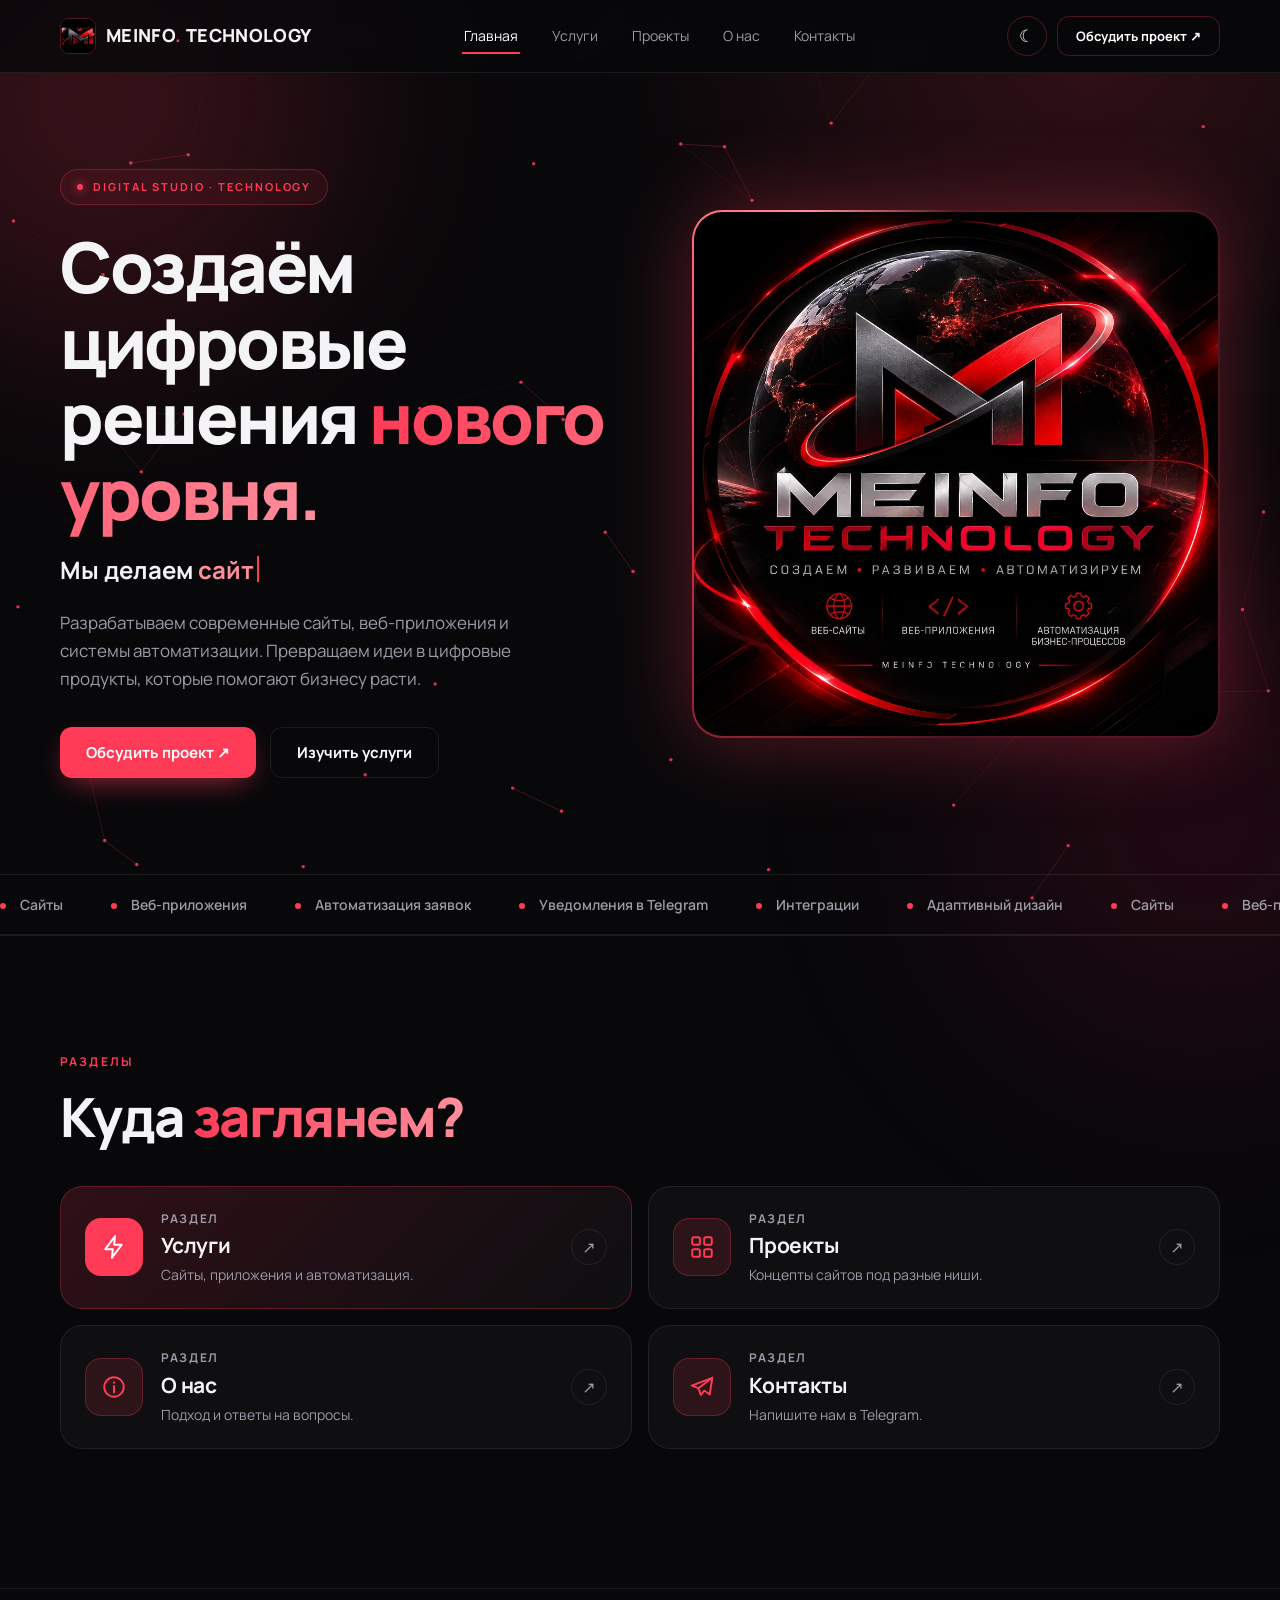
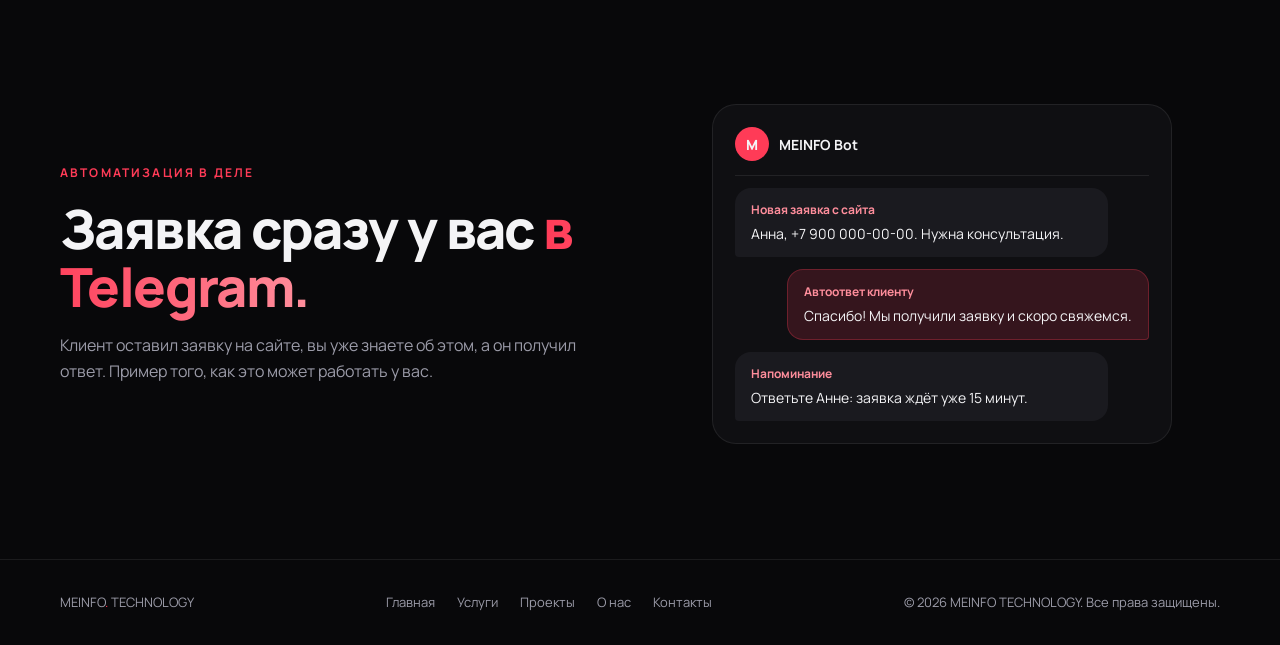
<file: index.html>
<!DOCTYPE html>
<html lang="ru">
<head>
<meta charset="utf-8">
<meta name="viewport" content="width=device-width, initial-scale=1">
<title>MEINFO TECHNOLOGY — сайты, веб-приложения и автоматизация</title>
<meta name="description" content="Разрабатываем сайты и веб-приложения и автоматизируем заявки: клиент оставляет заявку, вы сразу получаете её в Telegram.">
<meta name="theme-color" content="#08080a">
<link rel="canonical" href="https://nicitosacom-pixel.github.io/meinfo-technology/">
<meta property="og:type" content="website">
<meta property="og:title" content="MEINFO TECHNOLOGY — сайты, веб-приложения и автоматизация">
<meta property="og:description" content="Разрабатываем сайты и веб-приложения и автоматизируем заявки: клиент оставляет заявку, вы сразу получаете её в Telegram.">
<meta property="og:url" content="https://nicitosacom-pixel.github.io/meinfo-technology/">
<meta property="og:image" content="https://nicitosacom-pixel.github.io/meinfo-technology/og.jpg">
<meta name="twitter:card" content="summary_large_image">
<link rel="icon" type="image/png" href="favicon.png">
<link rel="apple-touch-icon" href="apple-touch-icon.png">
<link rel="preconnect" href="https://fonts.googleapis.com">
<link rel="preconnect" href="https://fonts.gstatic.com" crossorigin>
<link href="https://fonts.googleapis.com/css2?family=Manrope:wght@400;500;600;700;800&display=swap" rel="stylesheet">
<script>document.documentElement.className='js'</script>
<link rel="stylesheet" href="style.css">
</head>
<body>
<canvas id="fx" aria-hidden="true"></canvas><div class="au a1"></div><div class="au a2"></div><div class="cur" id="cur"></div><div class="pgb" id="pgb"></div>
<header class="nav"><div class="w">
<a class="logo" href="index.html"><img src="mark.webp" width="36" height="36" alt=""><span>MEINFO<i>.</i><span class="lt"> TECHNOLOGY</span></span></a>
<nav class="menu" aria-label="Разделы"><a href="index.html" data-nav="home" class="on">Главная</a><a href="services.html" data-nav="services">Услуги</a><a href="projects.html" data-nav="projects">Проекты</a><a href="about.html" data-nav="about">О нас</a><a href="contact.html" data-nav="contact">Контакты</a></nav>
<div class="nr"><button class="calm-b" id="calm" type="button" aria-pressed="false" aria-label="Спокойный режим: выключить анимации" title="Спокойный режим">☾</button><a class="btn" href="https://t.me/NKTIIA_1" target="_blank" rel="noopener">Обсудить проект ↗</a></div>
</div></header>
<main>
<section class="hero">
  <div class="w hg">
    <div>
      <span class="pill">Digital Studio · Technology</span>
      <h1>Создаём цифровые решения <span class="g">нового уровня.</span></h1>
      <p class="rot">Мы делаем <b id="rw"></b><i class="caret"></i></p>
      <p class="sub">Разрабатываем современные сайты, веб-приложения и системы автоматизации. Превращаем идеи в цифровые продукты, которые помогают бизнесу расти.</p>
      <div class="row">
        <a class="btn" href="contact.html">Обсудить проект ↗</a>
        <a class="btn o" href="services.html">Изучить услуги</a>
      </div>
    </div>
    <div class="hw"><div class="hc"><img src="logo.webp" width="1000" height="1000" alt="Логотип MEINFO TECHNOLOGY: буква M на фоне планеты" fetchpriority="high"></div></div>
  </div>
</section>
<div class="mq" aria-hidden="true"><div class="tr">
  <span>Сайты</span><span>Веб-приложения</span><span>Автоматизация заявок</span><span>Уведомления в Telegram</span><span>Интеграции</span><span>Адаптивный дизайн</span>
  <span>Сайты</span><span>Веб-приложения</span><span>Автоматизация заявок</span><span>Уведомления в Telegram</span><span>Интеграции</span><span>Адаптивный дизайн</span>
</div></div>
<section class="sec"><div class="w"><p class="ey">Разделы</p><h2 class="rv">Куда <span class="g">заглянем?</span></h2><div class="cs"><a class="card ci rv pri" href="services.html"><span class="bx"><svg viewBox="0 0 24 24" aria-hidden="true"><path d="M13 2 4 14h7l-1 8 9-12h-7z"/></svg></span><span class="tx"><small>Раздел</small><b>Услуги</b><em>Сайты, приложения и автоматизация.</em></span><span class="go" aria-hidden="true">↗</span></a><a class="card ci rv" href="projects.html"><span class="bx"><svg viewBox="0 0 24 24" aria-hidden="true"><rect x="3" y="3" width="7" height="7" rx="1.5"/><rect x="14" y="3" width="7" height="7" rx="1.5"/><rect x="3" y="14" width="7" height="7" rx="1.5"/><rect x="14" y="14" width="7" height="7" rx="1.5"/></svg></span><span class="tx"><small>Раздел</small><b>Проекты</b><em>Концепты сайтов под разные ниши.</em></span><span class="go" aria-hidden="true">↗</span></a><a class="card ci rv" href="about.html"><span class="bx"><svg viewBox="0 0 24 24" aria-hidden="true"><circle cx="12" cy="12" r="9"/><path d="M12 11v6M12 7.5v.5"/></svg></span><span class="tx"><small>Раздел</small><b>О нас</b><em>Подход и ответы на вопросы.</em></span><span class="go" aria-hidden="true">↗</span></a><a class="card ci rv" href="contact.html"><span class="bx"><svg viewBox="0 0 24 24" aria-hidden="true"><path d="M21.5 3.5 2.5 10.8l6.2 2.3 2.3 6.3 3.1-4.2 5 3.7z"/><path d="M8.7 13.1 21.5 3.5"/></svg></span><span class="tx"><small>Раздел</small><b>Контакты</b><em>Напишите нам в Telegram.</em></span><span class="go" aria-hidden="true">↗</span></a></div></div></section>
<section class="sec">
  <div class="w dg">
    <div>
      <p class="ey">Автоматизация в деле</p>
      <h2 class="rv">Заявка сразу у вас <span class="g">в Telegram.</span></h2>
      <p class="lead">Клиент оставил заявку на сайте, вы уже знаете об этом, а он получил ответ. Пример того, как это может работать у вас.</p>
    </div>
    <div class="chat">
      <div class="ch">MEINFO Bot</div>
      <div class="msg"><b>Новая заявка с сайта</b>Анна, +7 900 000-00-00. Нужна консультация.</div>
      <div class="msg out"><b>Автоответ клиенту</b>Спасибо! Мы получили заявку и скоро свяжемся.</div>
      <div class="msg"><b>Напоминание</b>Ответьте Анне: заявка ждёт уже 15 минут.</div>
    </div>
  </div>
</section>
</main>
<footer><div class="w"><span>MEINFO<span style="color:var(--red)">.</span> TECHNOLOGY</span><nav class="fl" aria-label="Нижнее меню"><a href="index.html">Главная</a><a href="services.html">Услуги</a><a href="projects.html">Проекты</a><a href="about.html">О нас</a><a href="contact.html">Контакты</a></nav><span>© 2026 MEINFO TECHNOLOGY. Все права защищены.</span></div></footer>
<script src="app.js" defer></script>
</body>
</html>
</file>
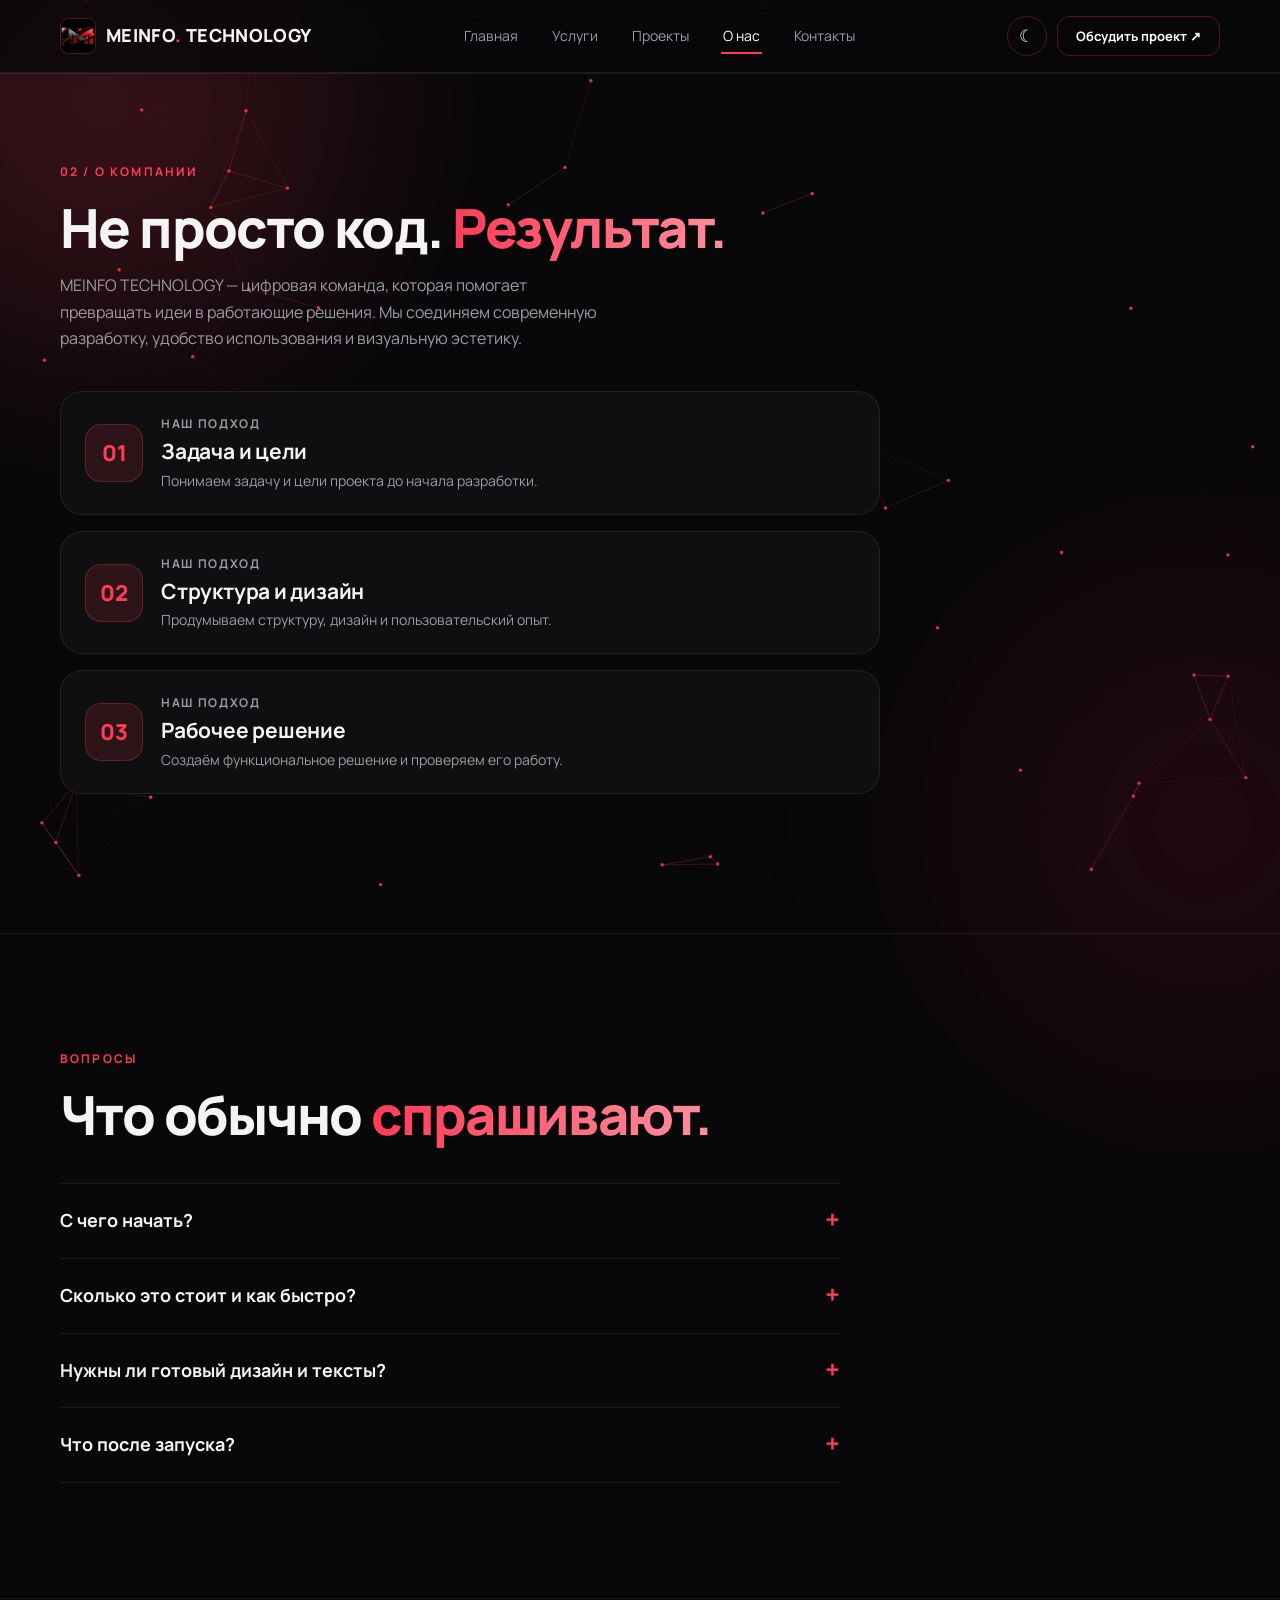
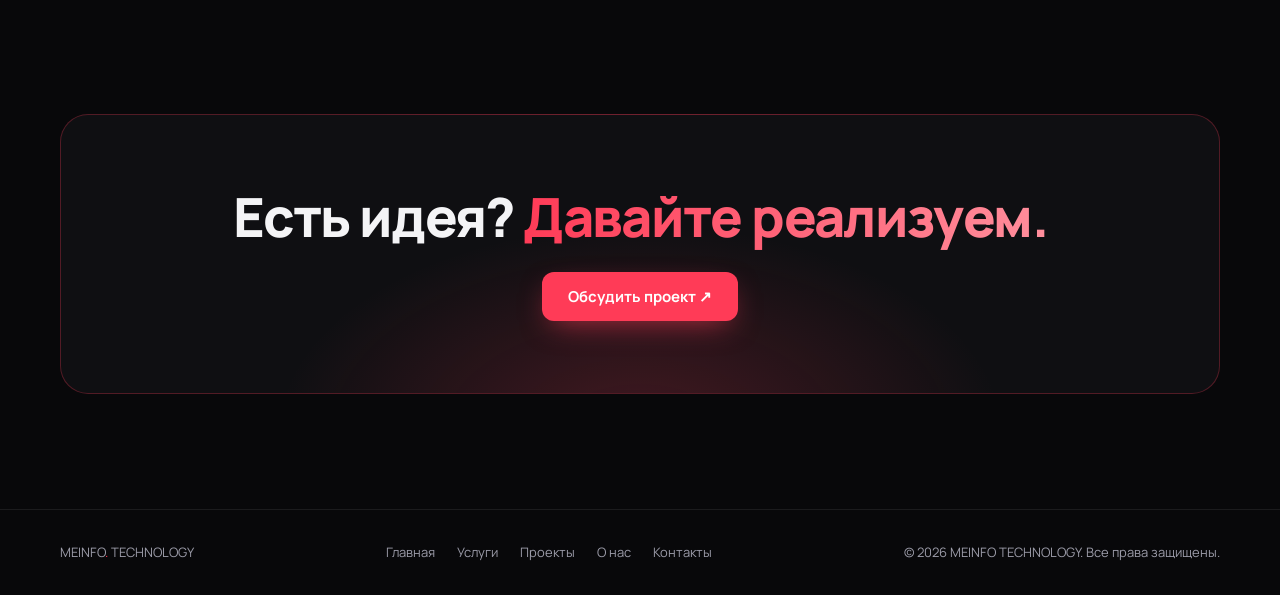
<file: about.html>
<!DOCTYPE html>
<html lang="ru">
<head>
<meta charset="utf-8">
<meta name="viewport" content="width=device-width, initial-scale=1">
<title>О нас — MEINFO TECHNOLOGY</title>
<meta name="description" content="Цифровая команда MEINFO TECHNOLOGY: подход к работе и ответы на частые вопросы.">
<meta name="theme-color" content="#08080a">
<link rel="canonical" href="https://nicitosacom-pixel.github.io/meinfo-technology/about.html">
<meta property="og:type" content="website">
<meta property="og:title" content="О нас — MEINFO TECHNOLOGY">
<meta property="og:description" content="Цифровая команда MEINFO TECHNOLOGY: подход к работе и ответы на частые вопросы.">
<meta property="og:url" content="https://nicitosacom-pixel.github.io/meinfo-technology/about.html">
<meta property="og:image" content="https://nicitosacom-pixel.github.io/meinfo-technology/og.jpg">
<meta name="twitter:card" content="summary_large_image">
<link rel="icon" type="image/png" href="favicon.png">
<link rel="apple-touch-icon" href="apple-touch-icon.png">
<link rel="preconnect" href="https://fonts.googleapis.com">
<link rel="preconnect" href="https://fonts.gstatic.com" crossorigin>
<link href="https://fonts.googleapis.com/css2?family=Manrope:wght@400;500;600;700;800&display=swap" rel="stylesheet">
<script>document.documentElement.className='js'</script>
<link rel="stylesheet" href="style.css">
</head>
<body>
<canvas id="fx" aria-hidden="true"></canvas><div class="au a1"></div><div class="au a2"></div><div class="cur" id="cur"></div><div class="pgb" id="pgb"></div>
<header class="nav"><div class="w">
<a class="logo" href="index.html"><img src="mark.webp" width="36" height="36" alt=""><span>MEINFO<i>.</i><span class="lt"> TECHNOLOGY</span></span></a>
<nav class="menu" aria-label="Разделы"><a href="index.html" data-nav="home">Главная</a><a href="services.html" data-nav="services">Услуги</a><a href="projects.html" data-nav="projects">Проекты</a><a href="about.html" data-nav="about" class="on">О нас</a><a href="contact.html" data-nav="contact">Контакты</a></nav>
<div class="nr"><button class="calm-b" id="calm" type="button" aria-pressed="false" aria-label="Спокойный режим: выключить анимации" title="Спокойный режим">☾</button><a class="btn" href="https://t.me/NKTIIA_1" target="_blank" rel="noopener">Обсудить проект ↗</a></div>
</div></header>
<main>
<section class="sec pg-h"><div class="w"><p class="ey">02 / О компании</p><h2 class="rv">Не просто код. <span class="g">Результат.</span></h2><p class="lead">MEINFO TECHNOLOGY — цифровая команда, которая помогает превращать идеи в работающие решения. Мы соединяем современную разработку, удобство использования и визуальную эстетику.</p><div class="cs one"><div class="card ci rv"><span class="bx n">01</span><span class="tx"><small>Наш подход</small><b>Задача и цели</b><em>Понимаем задачу и цели проекта до начала разработки.</em></span></div><div class="card ci rv"><span class="bx n">02</span><span class="tx"><small>Наш подход</small><b>Структура и дизайн</b><em>Продумываем структуру, дизайн и пользовательский опыт.</em></span></div><div class="card ci rv"><span class="bx n">03</span><span class="tx"><small>Наш подход</small><b>Рабочее решение</b><em>Создаём функциональное решение и проверяем его работу.</em></span></div></div></div></section>
<section class="sec" id="faq">
  <div class="w">
    <p class="ey">Вопросы</p>
    <h2 class="rv">Что обычно <span class="g">спрашивают.</span></h2>
    <div class="fq">
      <details><summary>С чего начать?</summary><p>Напишите в Telegram пару слов о задаче. Мы уточним детали и предложим решение.</p></details>
      <details><summary>Сколько это стоит и как быстро?</summary><p>Зависит от задачи. После короткого обсуждения называем стоимость и сроки до начала работы.</p></details>
      <details><summary>Нужны ли готовый дизайн и тексты?</summary><p>Нет. Поможем со структурой, дизайном и текстами. Если материалы уже есть, используем их.</p></details>
      <details><summary>Что после запуска?</summary><p>Проверяем, как всё работает, исправляем замечания и остаёмся на связи по доработкам.</p></details>
    </div>
  </div>
</section>
<section class="sec"><div class="w"><div class="ct cta rv"><h2>Есть идея? <span class="g">Давайте реализуем.</span></h2><a class="btn" href="contact.html">Обсудить проект ↗</a></div></div></section>
</main>
<footer><div class="w"><span>MEINFO<span style="color:var(--red)">.</span> TECHNOLOGY</span><nav class="fl" aria-label="Нижнее меню"><a href="index.html">Главная</a><a href="services.html">Услуги</a><a href="projects.html">Проекты</a><a href="about.html">О нас</a><a href="contact.html">Контакты</a></nav><span>© 2026 MEINFO TECHNOLOGY. Все права защищены.</span></div></footer>
<script src="app.js" defer></script>
</body>
</html>
</file>
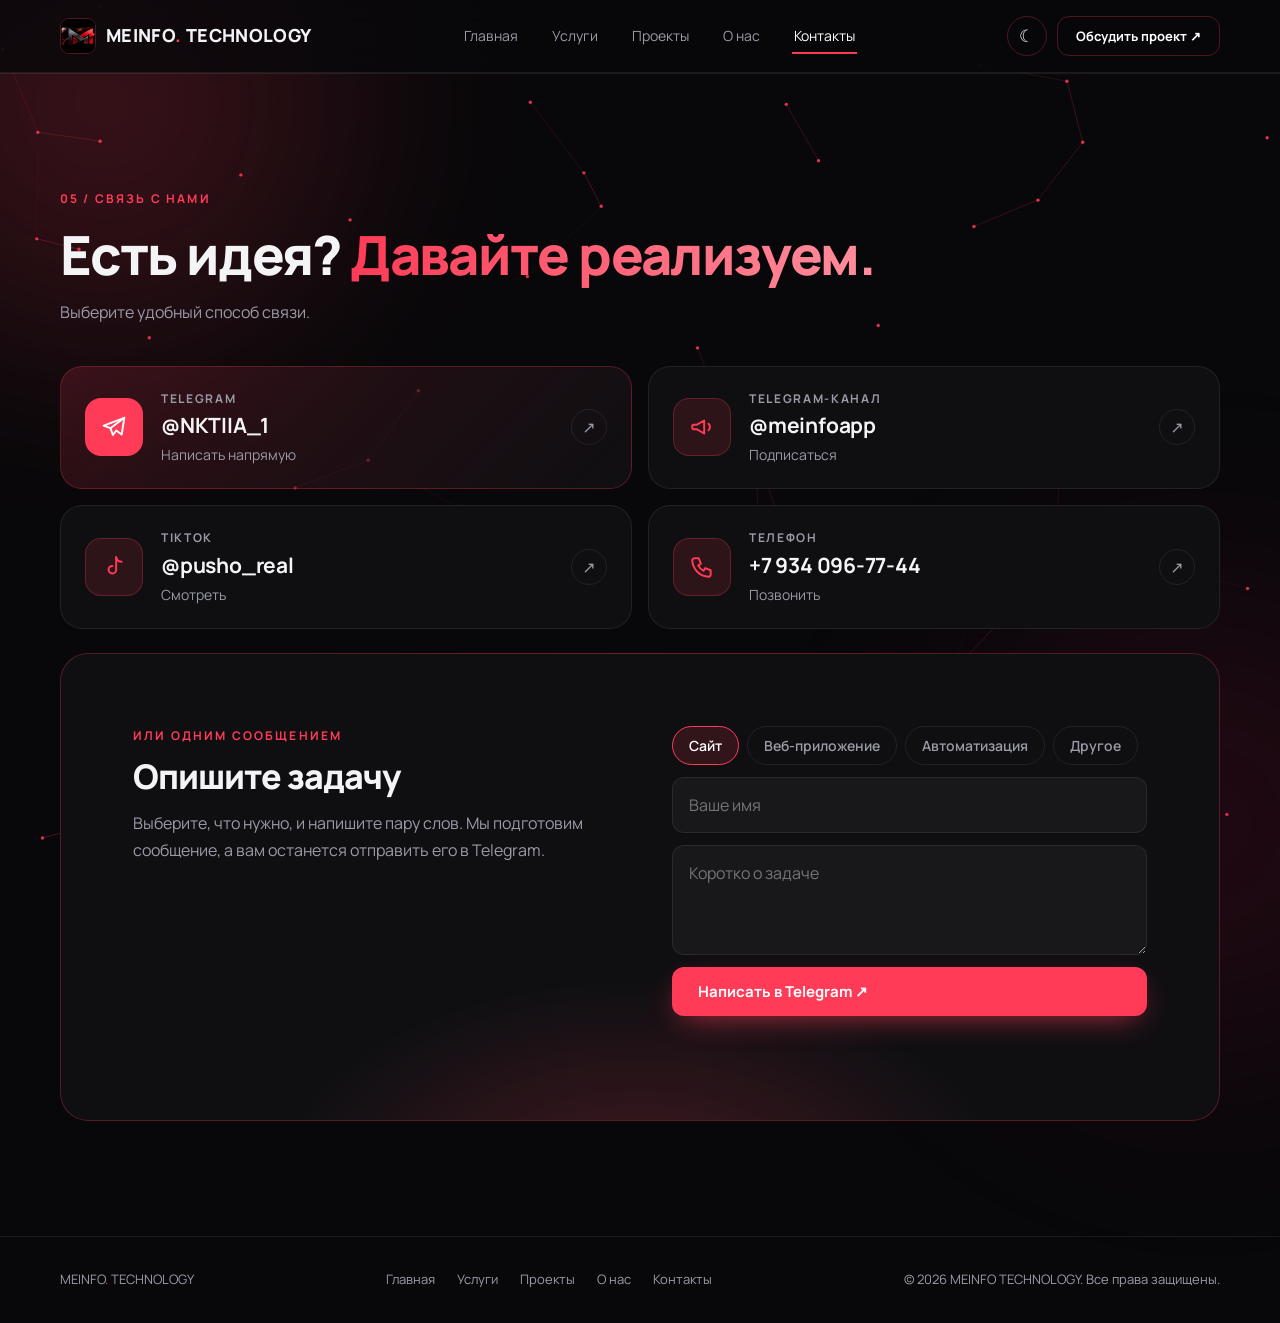
<file: contact.html>
<!DOCTYPE html>
<html lang="ru">
<head>
<meta charset="utf-8">
<meta name="viewport" content="width=device-width, initial-scale=1">
<title>Контакты — MEINFO TECHNOLOGY</title>
<meta name="description" content="Связаться с MEINFO TECHNOLOGY: Telegram, канал, TikTok и телефон. Или опишите задачу одним сообщением.">
<meta name="theme-color" content="#08080a">
<link rel="canonical" href="https://nicitosacom-pixel.github.io/meinfo-technology/contact.html">
<meta property="og:type" content="website">
<meta property="og:title" content="Контакты — MEINFO TECHNOLOGY">
<meta property="og:description" content="Связаться с MEINFO TECHNOLOGY: Telegram, канал, TikTok и телефон. Или опишите задачу одним сообщением.">
<meta property="og:url" content="https://nicitosacom-pixel.github.io/meinfo-technology/contact.html">
<meta property="og:image" content="https://nicitosacom-pixel.github.io/meinfo-technology/og.jpg">
<meta name="twitter:card" content="summary_large_image">
<link rel="icon" type="image/png" href="favicon.png">
<link rel="apple-touch-icon" href="apple-touch-icon.png">
<link rel="preconnect" href="https://fonts.googleapis.com">
<link rel="preconnect" href="https://fonts.gstatic.com" crossorigin>
<link href="https://fonts.googleapis.com/css2?family=Manrope:wght@400;500;600;700;800&display=swap" rel="stylesheet">
<script>document.documentElement.className='js'</script>
<link rel="stylesheet" href="style.css">
</head>
<body>
<canvas id="fx" aria-hidden="true"></canvas><div class="au a1"></div><div class="au a2"></div><div class="cur" id="cur"></div><div class="pgb" id="pgb"></div>
<header class="nav"><div class="w">
<a class="logo" href="index.html"><img src="mark.webp" width="36" height="36" alt=""><span>MEINFO<i>.</i><span class="lt"> TECHNOLOGY</span></span></a>
<nav class="menu" aria-label="Разделы"><a href="index.html" data-nav="home">Главная</a><a href="services.html" data-nav="services">Услуги</a><a href="projects.html" data-nav="projects">Проекты</a><a href="about.html" data-nav="about">О нас</a><a href="contact.html" data-nav="contact" class="on">Контакты</a></nav>
<div class="nr"><button class="calm-b" id="calm" type="button" aria-pressed="false" aria-label="Спокойный режим: выключить анимации" title="Спокойный режим">☾</button><a class="btn" href="https://t.me/NKTIIA_1" target="_blank" rel="noopener">Обсудить проект ↗</a></div>
</div></header>
<main>
<section class="sec" id="contact">
  <div class="w">
    <p class="ey">05 / Связь с нами</p>
    <h2 class="rv">Есть идея? <span class="g">Давайте реализуем.</span></h2>
    <p class="lead">Выберите удобный способ связи.</p>
    <div class="cs"><a class="card ci rv pri" href="https://t.me/NKTIIA_1" target="_blank" rel="noopener"><span class="bx"><svg viewBox="0 0 24 24" aria-hidden="true"><path d="M21.5 3.5 2.5 10.8l6.2 2.3 2.3 6.3 3.1-4.2 5 3.7z"/><path d="M8.7 13.1 21.5 3.5"/></svg></span><span class="tx"><small>Telegram</small><b>@NKTIIA_1</b><em>Написать напрямую</em></span><span class="go" aria-hidden="true">↗</span></a><a class="card ci rv" href="https://t.me/meinfoapp" target="_blank" rel="noopener"><span class="bx"><svg viewBox="0 0 24 24" aria-hidden="true"><path d="M3 11v2a1 1 0 0 0 1 1h3l7 4V6L7 10H4a1 1 0 0 0-1 1z"/><path d="M18 9a4 4 0 0 1 0 6"/></svg></span><span class="tx"><small>Telegram-канал</small><b>@meinfoapp</b><em>Подписаться</em></span><span class="go" aria-hidden="true">↗</span></a><a class="card ci rv" href="https://www.tiktok.com/@pusho_real" target="_blank" rel="noopener"><span class="bx"><svg viewBox="0 0 24 24" aria-hidden="true"><path d="M14 3v11.5a3.5 3.5 0 1 1-3.5-3.5"/><path d="M14 3c.4 2.4 2 4 5 4.2"/></svg></span><span class="tx"><small>TikTok</small><b>@pusho_real</b><em>Смотреть</em></span><span class="go" aria-hidden="true">↗</span></a><a class="card ci rv" href="tel:+79340967744"><span class="bx"><svg viewBox="0 0 24 24" aria-hidden="true"><path d="M5 4h4l2 5-2.5 1.5a11 11 0 0 0 5 5L15 13l5 2v4a2 2 0 0 1-2 2A16 16 0 0 1 3 6a2 2 0 0 1 2-2z"/></svg></span><span class="tx"><small>Телефон</small><b>+7 934 096-77-44</b><em>Позвонить</em></span><span class="go" aria-hidden="true">↗</span></a></div>
    <div class="ct cg rv">
      <div>
        <p class="ey">Или одним сообщением</p>
        <h3 class="fh">Опишите задачу</h3>
        <p class="lead">Выберите, что нужно, и напишите пару слов. Мы подготовим сообщение, а вам останется отправить его в Telegram.</p>
      </div>
      <form id="brief">
        <div class="chips" role="group" aria-label="Что нужно">
          <button type="button" class="chip" aria-pressed="true">Сайт</button>
          <button type="button" class="chip" aria-pressed="false">Веб-приложение</button>
          <button type="button" class="chip" aria-pressed="false">Автоматизация</button>
          <button type="button" class="chip" aria-pressed="false">Другое</button>
        </div>
        <input id="nm" type="text" placeholder="Ваше имя" autocomplete="name" aria-label="Ваше имя">
        <textarea id="tx" placeholder="Коротко о задаче" aria-label="Коротко о задаче"></textarea>
        <button class="btn" type="submit">Написать в Telegram ↗</button>
        <p class="note" id="note" role="status"></p>
      </form>
    </div>
  </div>
</section>
</main>
<footer><div class="w"><span>MEINFO<span style="color:var(--red)">.</span> TECHNOLOGY</span><nav class="fl" aria-label="Нижнее меню"><a href="index.html">Главная</a><a href="services.html">Услуги</a><a href="projects.html">Проекты</a><a href="about.html">О нас</a><a href="contact.html">Контакты</a></nav><span>© 2026 MEINFO TECHNOLOGY. Все права защищены.</span></div></footer>
<script src="app.js" defer></script>
</body>
</html>
</file>
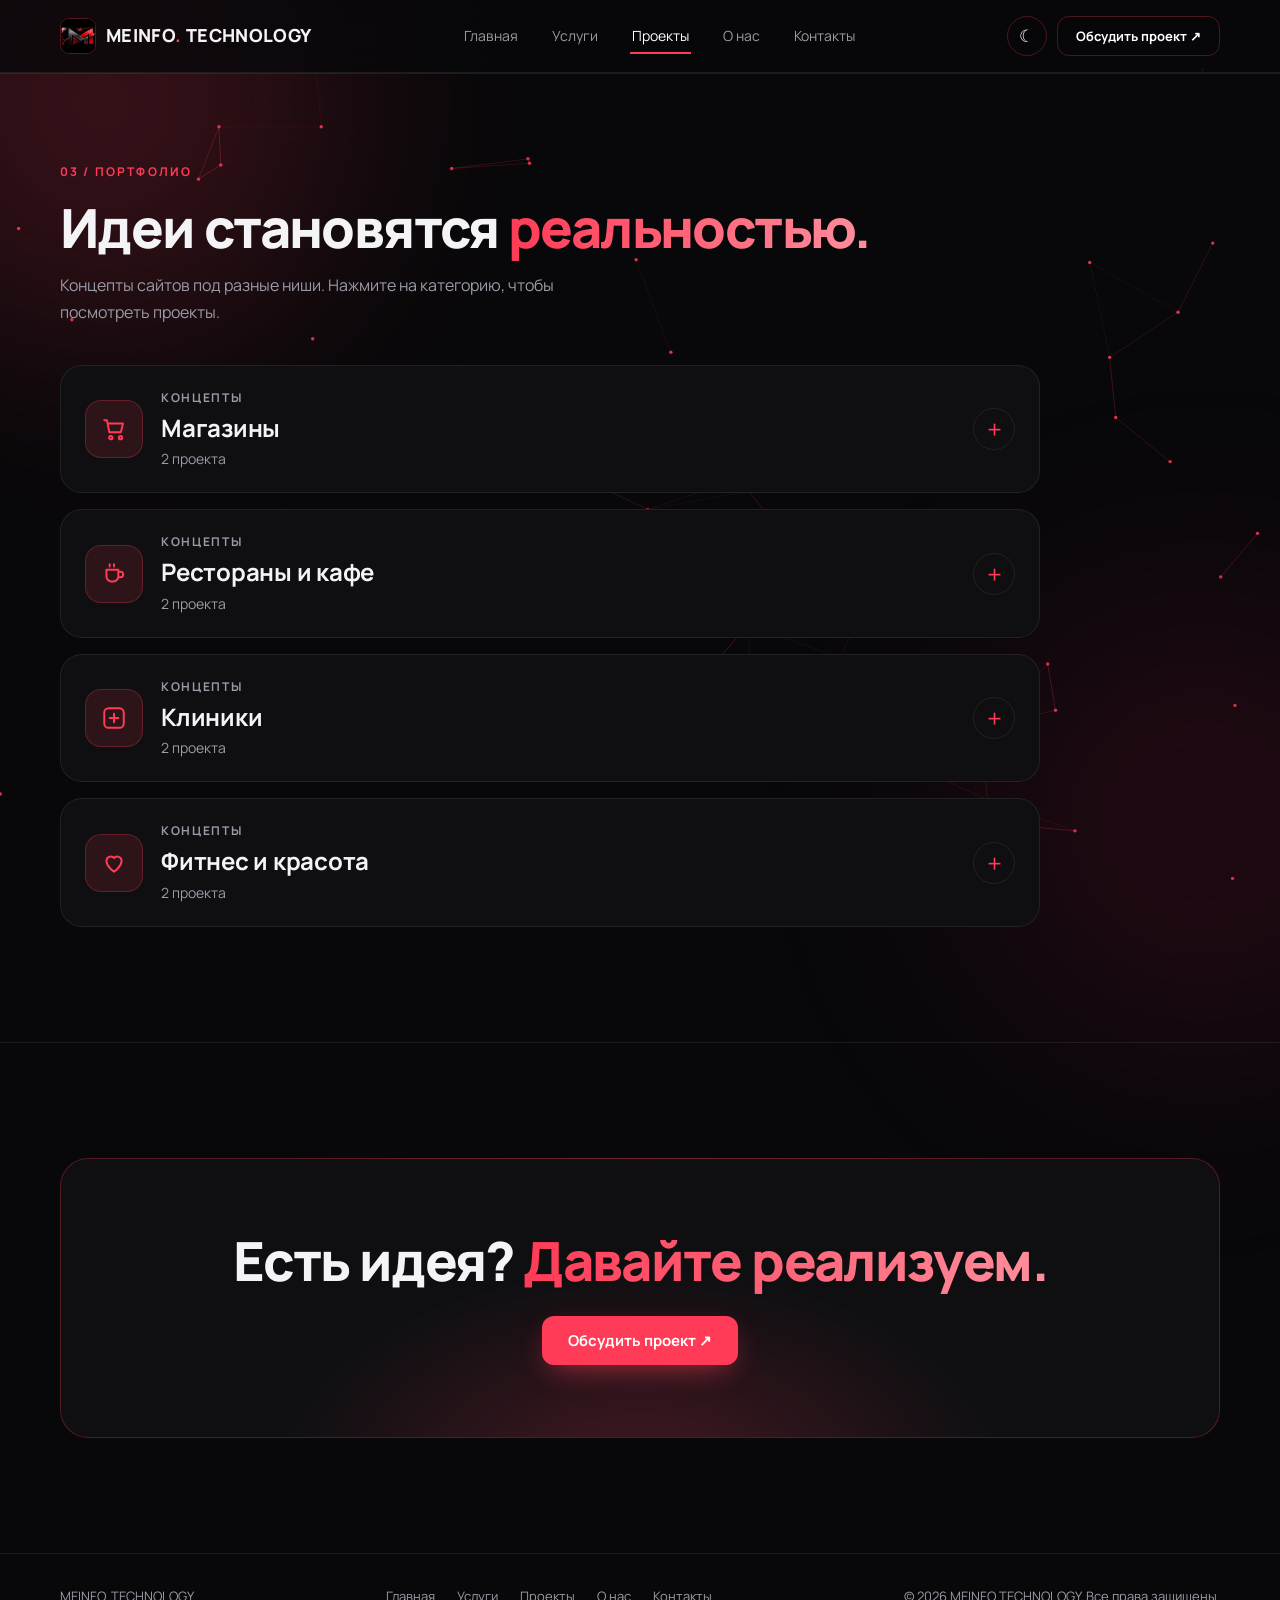
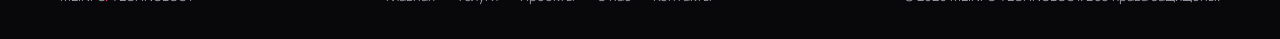
<file: projects.html>
<!DOCTYPE html>
<html lang="ru">
<head>
<meta charset="utf-8">
<meta name="viewport" content="width=device-width, initial-scale=1">
<title>Проекты — MEINFO TECHNOLOGY</title>
<meta name="description" content="Форматы проектов MEINFO TECHNOLOGY: веб-сайты и автоматизация бизнес-процессов.">
<meta name="theme-color" content="#08080a">
<link rel="canonical" href="https://nicitosacom-pixel.github.io/meinfo-technology/projects.html">
<meta property="og:type" content="website">
<meta property="og:title" content="Проекты — MEINFO TECHNOLOGY">
<meta property="og:description" content="Форматы проектов MEINFO TECHNOLOGY: веб-сайты и автоматизация бизнес-процессов.">
<meta property="og:url" content="https://nicitosacom-pixel.github.io/meinfo-technology/projects.html">
<meta property="og:image" content="https://nicitosacom-pixel.github.io/meinfo-technology/og.jpg">
<meta name="twitter:card" content="summary_large_image">
<link rel="icon" type="image/png" href="favicon.png">
<link rel="apple-touch-icon" href="apple-touch-icon.png">
<link rel="preconnect" href="https://fonts.googleapis.com">
<link rel="preconnect" href="https://fonts.gstatic.com" crossorigin>
<link href="https://fonts.googleapis.com/css2?family=Manrope:wght@400;500;600;700;800&display=swap" rel="stylesheet">
<script>document.documentElement.className='js'</script>
<link rel="stylesheet" href="style.css">
</head>
<body>
<canvas id="fx" aria-hidden="true"></canvas><div class="au a1"></div><div class="au a2"></div><div class="cur" id="cur"></div><div class="pgb" id="pgb"></div>
<header class="nav"><div class="w">
<a class="logo" href="index.html"><img src="mark.webp" width="36" height="36" alt=""><span>MEINFO<i>.</i><span class="lt"> TECHNOLOGY</span></span></a>
<nav class="menu" aria-label="Разделы"><a href="index.html" data-nav="home">Главная</a><a href="services.html" data-nav="services">Услуги</a><a href="projects.html" data-nav="projects" class="on">Проекты</a><a href="about.html" data-nav="about">О нас</a><a href="contact.html" data-nav="contact">Контакты</a></nav>
<div class="nr"><button class="calm-b" id="calm" type="button" aria-pressed="false" aria-label="Спокойный режим: выключить анимации" title="Спокойный режим">☾</button><a class="btn" href="https://t.me/NKTIIA_1" target="_blank" rel="noopener">Обсудить проект ↗</a></div>
</div></header>
<main>
<section class="sec pg-h" id="projects"><div class="w"><p class="ey">03 / Портфолио</p><h2 class="rv">Идеи становятся <span class="g">реальностью.</span></h2><p class="lead">Концепты сайтов под разные ниши. Нажмите на категорию, чтобы посмотреть проекты.</p><div class="cats"><article class="card cat rv"><button class="cat-h" type="button" aria-expanded="false" aria-controls="c1"><span class="bx"><svg viewBox="0 0 24 24" aria-hidden="true"><circle cx="9" cy="20" r="1.5"/><circle cx="18" cy="20" r="1.5"/><path d="M3 4h2.5l2.2 11h10.6l2-8H6.5"/></svg></span><span class="tx"><small>Концепты</small><b>Магазины</b><em>2 проекта</em></span><span class="pl" aria-hidden="true">+</span></button><div class="cat-p" id="c1"><div class="cat-i"><div class="gal"><figure><button class="th" type="button" data-full="pr-shop-nora.webp"><img src="pr-shop-nora.webp" alt="Концепт сайта магазина одежды «Нора»" width="1100" height="688" loading="lazy"></button><figcaption><b>«Нора»</b><span>Интернет-магазин одежды</span><span class="by">Project by pusho &amp; MeInfo Technology</span></figcaption></figure><figure><button class="th" type="button" data-full="pr-shop-tehno.webp"><img src="pr-shop-tehno.webp" alt="Концепт сайта магазина электроники «Техно-Бокс»" width="1100" height="688" loading="lazy"></button><figcaption><b>«Техно-Бокс»</b><span>Интернет-магазин электроники</span><span class="by">Project by pusho &amp; MeInfo Technology</span></figcaption></figure></div></div></div></article><article class="card cat rv"><button class="cat-h" type="button" aria-expanded="false" aria-controls="c2"><span class="bx"><svg viewBox="0 0 24 24" aria-hidden="true"><path d="M5 8h11v6a5 5 0 0 1-5 5H10a5 5 0 0 1-5-5zM16 10h2a2.5 2.5 0 0 1 0 5h-2M8 3v2M12 3v2"/></svg></span><span class="tx"><small>Концепты</small><b>Рестораны и кафе</b><em>2 проекта</em></span><span class="pl" aria-hidden="true">+</span></button><div class="cat-p" id="c2"><div class="cat-i"><div class="gal"><figure><button class="th" type="button" data-full="pr-cafe-zerno.webp"><img src="pr-cafe-zerno.webp" alt="Концепт сайта кофейни «Зерно»" width="1100" height="688" loading="lazy"></button><figcaption><b>«Зерно»</b><span>Сайт кофейни с бронированием</span><span class="by">Project by pusho &amp; MeInfo Technology</span></figcaption></figure><figure><button class="th" type="button" data-full="pr-cafe-ogon.webp"><img src="pr-cafe-ogon.webp" alt="Концепт сайта гриль-ресторана «Огонь»" width="1100" height="688" loading="lazy"></button><figcaption><b>«Огонь»</b><span>Сайт гриль-ресторана с доставкой</span><span class="by">Project by pusho &amp; MeInfo Technology</span></figcaption></figure></div></div></div></article><article class="card cat rv"><button class="cat-h" type="button" aria-expanded="false" aria-controls="c3"><span class="bx"><svg viewBox="0 0 24 24" aria-hidden="true"><rect x="3" y="3" width="18" height="18" rx="4"/><path d="M12 8v8M8 12h8"/></svg></span><span class="tx"><small>Концепты</small><b>Клиники</b><em>2 проекта</em></span><span class="pl" aria-hidden="true">+</span></button><div class="cat-p" id="c3"><div class="cat-i"><div class="gal"><figure><button class="th" type="button" data-full="pr-clinic-smile.webp"><img src="pr-clinic-smile.webp" alt="Концепт сайта стоматологии «Улыбка+»" width="1100" height="688" loading="lazy"></button><figcaption><b>«Улыбка+»</b><span>Сайт стоматологии с онлайн-записью</span><span class="by">Project by pusho &amp; MeInfo Technology</span></figcaption></figure><figure><button class="th" type="button" data-full="pr-clinic-medline.webp"><img src="pr-clinic-medline.webp" alt="Концепт сайта медицинского центра «Медлайн»" width="1100" height="688" loading="lazy"></button><figcaption><b>«Медлайн»</b><span>Сайт медицинского центра</span><span class="by">Project by pusho &amp; MeInfo Technology</span></figcaption></figure></div></div></div></article><article class="card cat rv"><button class="cat-h" type="button" aria-expanded="false" aria-controls="c4"><span class="bx"><svg viewBox="0 0 24 24" aria-hidden="true"><path d="M12 20s-7-4.4-7-10a4 4 0 0 1 7-2.6A4 4 0 0 1 19 10c0 5.6-7 10-7 10z"/></svg></span><span class="tx"><small>Концепты</small><b>Фитнес и красота</b><em>2 проекта</em></span><span class="pl" aria-hidden="true">+</span></button><div class="cat-p" id="c4"><div class="cat-i"><div class="gal"><figure><button class="th" type="button" data-full="pr-fit-pulse.webp"><img src="pr-fit-pulse.webp" alt="Концепт лендинга фитнес-студии «Пульс»" width="1100" height="688" loading="lazy"></button><figcaption><b>«Пульс»</b><span>Лендинг фитнес-студии</span><span class="by">Project by pusho &amp; MeInfo Technology</span></figcaption></figure><figure><button class="th" type="button" data-full="pr-beauty-lotos.webp"><img src="pr-beauty-lotos.webp" alt="Концепт сайта салона красоты «Лотос»" width="1100" height="688" loading="lazy"></button><figcaption><b>«Лотос»</b><span>Сайт салона красоты</span><span class="by">Project by pusho &amp; MeInfo Technology</span></figcaption></figure></div></div></div></article></div></div></section>
<section class="sec"><div class="w"><div class="ct cta rv"><h2>Есть идея? <span class="g">Давайте реализуем.</span></h2><a class="btn" href="contact.html">Обсудить проект ↗</a></div></div></section>
</main>
<footer><div class="w"><span>MEINFO<span style="color:var(--red)">.</span> TECHNOLOGY</span><nav class="fl" aria-label="Нижнее меню"><a href="index.html">Главная</a><a href="services.html">Услуги</a><a href="projects.html">Проекты</a><a href="about.html">О нас</a><a href="contact.html">Контакты</a></nav><span>© 2026 MEINFO TECHNOLOGY. Все права защищены.</span></div></footer>
<div class="lb" id="lb" hidden role="dialog" aria-modal="true" aria-label="Просмотр проекта"><img alt=""><button type="button" aria-label="Закрыть">×</button></div>
<script src="app.js" defer></script>
</body>
</html>
</file>
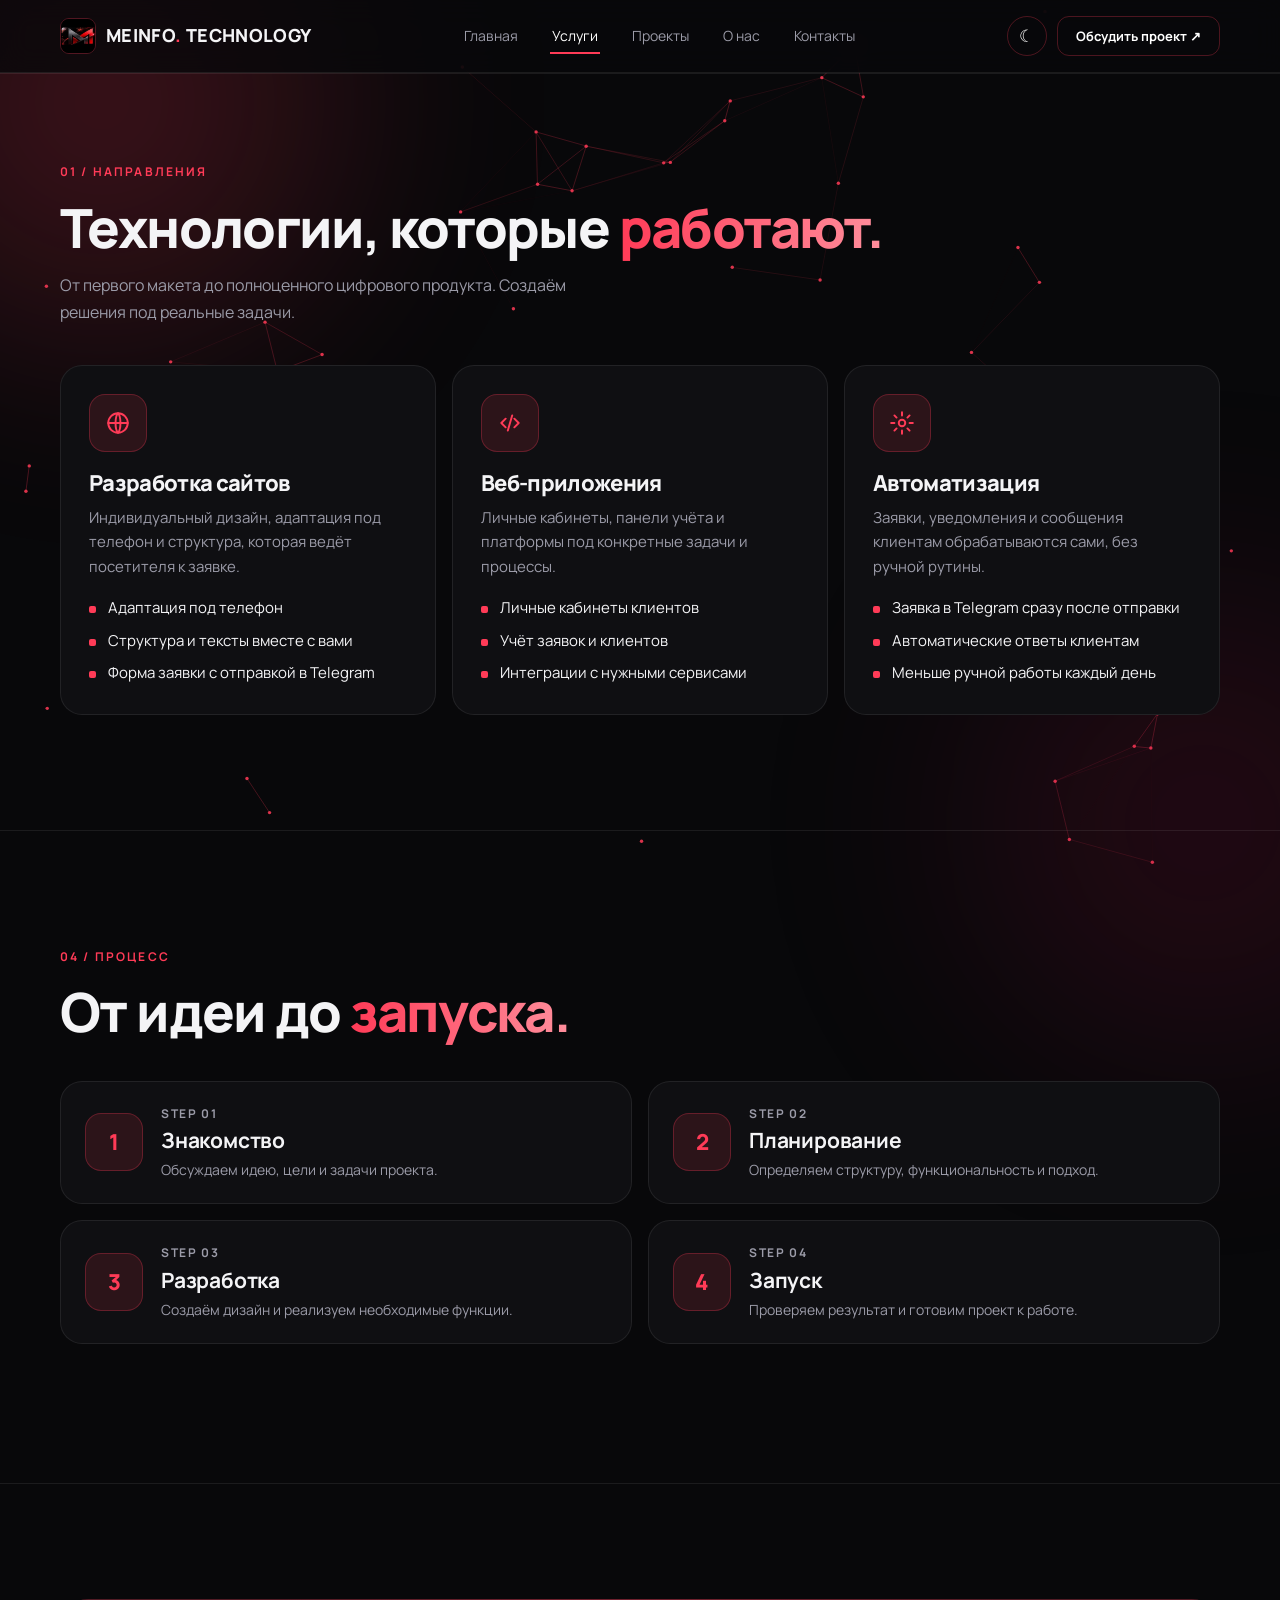
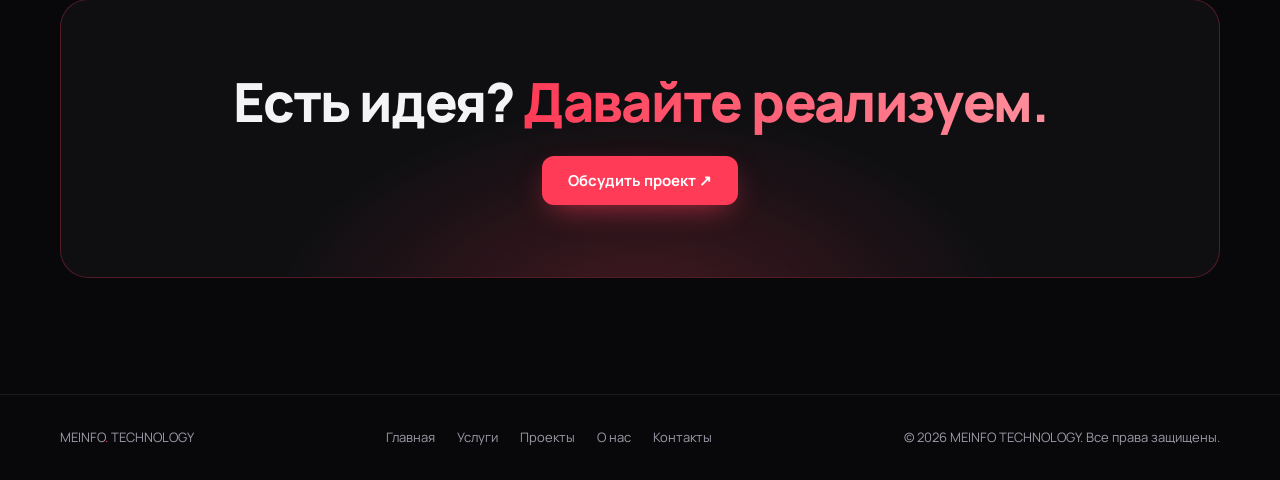
<file: services.html>
<!DOCTYPE html>
<html lang="ru">
<head>
<meta charset="utf-8">
<meta name="viewport" content="width=device-width, initial-scale=1">
<title>Услуги — MEINFO TECHNOLOGY</title>
<meta name="description" content="Разработка сайтов, веб-приложения и автоматизация заявок и коммуникации с клиентами.">
<meta name="theme-color" content="#08080a">
<link rel="canonical" href="https://nicitosacom-pixel.github.io/meinfo-technology/services.html">
<meta property="og:type" content="website">
<meta property="og:title" content="Услуги — MEINFO TECHNOLOGY">
<meta property="og:description" content="Разработка сайтов, веб-приложения и автоматизация заявок и коммуникации с клиентами.">
<meta property="og:url" content="https://nicitosacom-pixel.github.io/meinfo-technology/services.html">
<meta property="og:image" content="https://nicitosacom-pixel.github.io/meinfo-technology/og.jpg">
<meta name="twitter:card" content="summary_large_image">
<link rel="icon" type="image/png" href="favicon.png">
<link rel="apple-touch-icon" href="apple-touch-icon.png">
<link rel="preconnect" href="https://fonts.googleapis.com">
<link rel="preconnect" href="https://fonts.gstatic.com" crossorigin>
<link href="https://fonts.googleapis.com/css2?family=Manrope:wght@400;500;600;700;800&display=swap" rel="stylesheet">
<script>document.documentElement.className='js'</script>
<link rel="stylesheet" href="style.css">
</head>
<body>
<canvas id="fx" aria-hidden="true"></canvas><div class="au a1"></div><div class="au a2"></div><div class="cur" id="cur"></div><div class="pgb" id="pgb"></div>
<header class="nav"><div class="w">
<a class="logo" href="index.html"><img src="mark.webp" width="36" height="36" alt=""><span>MEINFO<i>.</i><span class="lt"> TECHNOLOGY</span></span></a>
<nav class="menu" aria-label="Разделы"><a href="index.html" data-nav="home">Главная</a><a href="services.html" data-nav="services" class="on">Услуги</a><a href="projects.html" data-nav="projects">Проекты</a><a href="about.html" data-nav="about">О нас</a><a href="contact.html" data-nav="contact">Контакты</a></nav>
<div class="nr"><button class="calm-b" id="calm" type="button" aria-pressed="false" aria-label="Спокойный режим: выключить анимации" title="Спокойный режим">☾</button><a class="btn" href="https://t.me/NKTIIA_1" target="_blank" rel="noopener">Обсудить проект ↗</a></div>
</div></header>
<main>
<section class="sec pg-h"><div class="w"><p class="ey">01 / Направления</p><h2 class="rv">Технологии, которые <span class="g">работают.</span></h2><p class="lead">От первого макета до полноценного цифрового продукта. Создаём решения под реальные задачи.</p><div class="g3x"><article class="card sv rv"><span class="bx"><svg viewBox="0 0 24 24" aria-hidden="true"><circle cx="12" cy="12" r="9"/><path d="M3 12h18M12 3c3 3 3 15 0 18M12 3c-3 3-3 15 0 18"/></svg></span><h3>Разработка сайтов</h3><p>Индивидуальный дизайн, адаптация под телефон и структура, которая ведёт посетителя к заявке.</p><ul><li>Адаптация под телефон</li><li>Структура и тексты вместе с вами</li><li>Форма заявки с отправкой в Telegram</li></ul></article><article class="card sv rv"><span class="bx"><svg viewBox="0 0 24 24" aria-hidden="true"><path d="m8 8-4 4 4 4M16 8l4 4-4 4M14 5l-4 14"/></svg></span><h3>Веб-приложения</h3><p>Личные кабинеты, панели учёта и платформы под конкретные задачи и процессы.</p><ul><li>Личные кабинеты клиентов</li><li>Учёт заявок и клиентов</li><li>Интеграции с нужными сервисами</li></ul></article><article class="card sv rv"><span class="bx"><svg viewBox="0 0 24 24" aria-hidden="true"><circle cx="12" cy="12" r="3"/><path d="M12 2v3M12 19v3M2 12h3M19 12h3M5 5l2 2M17 17l2 2M19 5l-2 2M7 17l-2 2"/></svg></span><h3>Автоматизация</h3><p>Заявки, уведомления и сообщения клиентам обрабатываются сами, без ручной рутины.</p><ul><li>Заявка в Telegram сразу после отправки</li><li>Автоматические ответы клиентам</li><li>Меньше ручной работы каждый день</li></ul></article></div></div></section>
<section class="sec"><div class="w"><p class="ey">04 / Процесс</p><h2 class="rv">От идеи до <span class="g">запуска.</span></h2><div class="cs"><div class="card ci rv"><span class="bx n">1</span><span class="tx"><small>Step 01</small><b>Знакомство</b><em>Обсуждаем идею, цели и задачи проекта.</em></span></div><div class="card ci rv"><span class="bx n">2</span><span class="tx"><small>Step 02</small><b>Планирование</b><em>Определяем структуру, функциональность и подход.</em></span></div><div class="card ci rv"><span class="bx n">3</span><span class="tx"><small>Step 03</small><b>Разработка</b><em>Создаём дизайн и реализуем необходимые функции.</em></span></div><div class="card ci rv"><span class="bx n">4</span><span class="tx"><small>Step 04</small><b>Запуск</b><em>Проверяем результат и готовим проект к работе.</em></span></div></div></div></section>
<section class="sec"><div class="w"><div class="ct cta rv"><h2>Есть идея? <span class="g">Давайте реализуем.</span></h2><a class="btn" href="contact.html">Обсудить проект ↗</a></div></div></section>
</main>
<footer><div class="w"><span>MEINFO<span style="color:var(--red)">.</span> TECHNOLOGY</span><nav class="fl" aria-label="Нижнее меню"><a href="index.html">Главная</a><a href="services.html">Услуги</a><a href="projects.html">Проекты</a><a href="about.html">О нас</a><a href="contact.html">Контакты</a></nav><span>© 2026 MEINFO TECHNOLOGY. Все права защищены.</span></div></footer>
<script src="app.js" defer></script>
</body>
</html>
</file>
<file: style.css>
:root{--bg:#08080a;--card:#0f0f12;--red:#ff3b57;--red2:#ff8e9c;--line:rgba(255,255,255,.08);--mut:#9b9ba8;--rl:rgba(255,59,87,.28)}
*{box-sizing:border-box;margin:0;padding:0}
html{scroll-behavior:smooth;scroll-padding-top:84px}
@media(max-width:799px){html{scroll-padding-top:130px}}
body{background:var(--bg);color:#f4f4f6;font:400 16px/1.65 Manrope,system-ui,sans-serif;-webkit-font-smoothing:antialiased;overflow-x:hidden}
a{color:inherit;text-decoration:none}
:focus-visible{outline:2px solid var(--red);outline-offset:3px}
img{display:block;max-width:100%}
.w{width:min(1160px,100% - 40px);margin-inline:auto}
h1,h2,h3{font-weight:800;letter-spacing:-.03em;line-height:1.08}
h2{font-size:clamp(30px,4.6vw,54px)}
.g{background:linear-gradient(90deg,var(--red),var(--red2),var(--red));background-size:200% 100%;-webkit-background-clip:text;background-clip:text;color:transparent;animation:gs 4s linear infinite}
.ey{font-size:12px;font-weight:700;letter-spacing:.18em;text-transform:uppercase;color:var(--red);margin-bottom:16px}
.sec{padding:clamp(64px,9vw,120px) 0;border-top:1px solid var(--line)}
.lead{color:var(--mut);max-width:560px;margin-top:16px}
.btn{display:inline-flex;align-items:center;gap:8px;padding:14px 26px;border-radius:12px;font:700 15px Manrope,sans-serif;background:var(--red);color:#fff;border:0;cursor:pointer;box-shadow:0 10px 30px -10px rgba(255,59,87,.7);transition:transform .2s,box-shadow .2s}
.btn:hover{transform:translateY(-2px);box-shadow:0 16px 36px -10px rgba(255,59,87,.9)}
.btn.o{background:transparent;border:1px solid var(--line);box-shadow:none}
.btn.o:hover{border-color:var(--red)}

/* nav */
.nav{position:sticky;top:0;z-index:20;background:rgba(8,8,10,.8);backdrop-filter:blur(14px);-webkit-backdrop-filter:blur(14px);border-bottom:1px solid var(--line)}
.nav .w{display:flex;align-items:center;justify-content:space-between;flex-wrap:wrap;gap:10px;padding:12px 0}
@media(min-width:800px){.nav .w{flex-wrap:nowrap;height:72px;padding:0}}
.logo{display:flex;align-items:center;gap:10px;font-weight:800;letter-spacing:.02em;font-size:18px}
.logo img{border-radius:9px;border:1px solid var(--rl)}
.logo i{color:var(--red);font-style:normal}
.nav .btn{white-space:nowrap}
@media(max-width:560px){.lt{display:none}.logo{font-size:17px}}
.menu{display:flex;order:3;width:100%;gap:8px;overflow-x:auto;font-size:14px;color:var(--mut);scrollbar-width:none}
.menu a{padding:8px 14px;border-radius:99px;border:1px solid var(--line);white-space:nowrap;transition:.25s}
.menu a.on{color:#fff;border-color:var(--red);background:rgba(255,59,87,.14);box-shadow:0 0 18px -4px var(--red)}
.menu a:hover{color:#fff}
@media(min-width:800px){.menu{order:0;width:auto;overflow:visible;gap:30px}.menu a{border:0;border-radius:0;padding:6px 2px;background:none!important;box-shadow:none!important}.menu a.on{box-shadow:inset 0 -2px 0 var(--red)!important}}
.nav .btn{padding:10px 18px;font-size:13px;background:transparent;border:1px solid var(--rl);box-shadow:none}
.nav .btn:hover{background:var(--red)}

/* hero */
.hero{padding:clamp(48px,8vw,96px) 0;background:radial-gradient(700px 420px at 85% 0,rgba(255,59,87,.16),transparent 70%)}
.hg{display:grid;gap:48px;align-items:center}
@media(min-width:960px){.hg{grid-template-columns:1.05fr .95fr}}
.pill{display:inline-flex;align-items:center;gap:10px;font-size:11px;font-weight:700;letter-spacing:.18em;text-transform:uppercase;color:var(--red);border:1px solid var(--rl);background:rgba(255,59,87,.07);padding:8px 16px;border-radius:99px}
.pill::before{content:"";width:6px;height:6px;border-radius:50%;background:var(--red);box-shadow:0 0 10px var(--red)}
h1{font-size:clamp(38px,6vw,70px);margin:24px 0 22px;letter-spacing:-.035em}
.sub{color:var(--mut);font-size:17px;max-width:30em;margin-bottom:34px}
.row{display:flex;flex-wrap:wrap;gap:14px}
.hc{position:relative;aspect-ratio:1;border-radius:28px;overflow:hidden;transition:transform .15s}
.hc img{width:100%;height:100%;object-fit:cover}

/* marquee */
.mq{border-block:1px solid var(--line);overflow:hidden;padding:18px 0;color:var(--mut);font-weight:600;font-size:14px;white-space:nowrap}
.tr{display:inline-flex;animation:mq 30s linear infinite}
.tr span{padding-right:48px}
.tr span::before{content:"";display:inline-block;width:6px;height:6px;margin-right:14px;background:var(--red);border-radius:50%;vertical-align:middle}
@keyframes mq{to{transform:translateX(-50%)}}

/* cards */
.g3{display:grid;gap:20px;margin-top:48px}
@media(min-width:900px){.g3{grid-template-columns:repeat(3,1fr)}}
.card{position:relative;overflow:hidden;border-radius:22px;border:1px solid var(--line);background:var(--card);transition:transform .3s,border-color .3s}
.card:hover{transform:translateY(-5px);border-color:var(--rl)}
.card::after{content:"";position:absolute;inset:0;pointer-events:none;opacity:0;transition:opacity .3s;background:radial-gradient(320px circle at var(--x,50%) var(--y,50%),rgba(255,59,87,.16),transparent 60%)}
.card:hover::after{opacity:1}
.cb{padding:0 26px 28px}
.ic{width:46px;height:46px;border-radius:12px;background:rgba(255,59,87,.14);border:1px solid var(--rl);display:grid;place-items:center;color:var(--red);font-size:20px;margin:-23px 0 18px;position:relative;z-index:2;backdrop-filter:blur(6px);-webkit-backdrop-filter:blur(6px)}
.card h3{font-size:22px;margin-bottom:10px}
.card p{color:var(--mut);font-size:15px}
.vis{height:190px;display:flex;align-items:flex-end;gap:10px;padding:26px 26px 38px;overflow:hidden;border-bottom:1px solid var(--line);background:radial-gradient(260px 160px at 75% 15%,rgba(255,59,87,.26),transparent 70%),linear-gradient(#131318,#0c0c0f)}
.v1{flex-direction:column;align-items:stretch;justify-content:center}
.v1 i{display:block;height:12px;border-radius:6px;background:#24242b}
.v1 i:nth-child(1){width:52%;height:18px;background:linear-gradient(90deg,var(--red),var(--red2))}
.v1 i:nth-child(2){width:92%}.v1 i:nth-child(3){width:68%}
.v2 i{flex:1;height:var(--h);border-radius:6px 6px 0 0;background:linear-gradient(var(--red),rgba(255,59,87,.12))}
.v3{align-items:center;justify-content:center;gap:0}
.v3 i{flex:0 0 44px;height:44px;border-radius:50%;border:2px solid var(--red);background:rgba(255,59,87,.14)}
.v3 b{flex:0 0 64px;height:2px;background:linear-gradient(90deg,var(--red),var(--rl))}
.bgv{position:absolute;inset:0;background:radial-gradient(420px 260px at 80% 0,rgba(255,59,87,.3),transparent 70%),linear-gradient(#151519,#0a0a0c)}
.bgv.b2{background:radial-gradient(420px 260px at 15% 0,rgba(255,59,87,.3),transparent 70%),linear-gradient(#151519,#0a0a0c)}
.bgv::before{content:"";position:absolute;inset:0;background-image:linear-gradient(var(--line) 1px,transparent 1px),linear-gradient(90deg,var(--line) 1px,transparent 1px);background-size:34px 34px;-webkit-mask-image:linear-gradient(#000,transparent 75%);mask-image:linear-gradient(#000,transparent 75%)}
.pc{min-height:340px;display:flex;flex-direction:column;justify-content:flex-end;padding:26px}
.pc>*:not(.bgv){position:relative;z-index:2}
.pc small{color:var(--red);font-size:11px;font-weight:700;letter-spacing:.16em;text-transform:uppercase;margin-bottom:8px}
.pc.inv{border-style:dashed;border-color:var(--rl);justify-content:center;align-items:flex-start;background:rgba(255,59,87,.04)}
.pc.inv .btn{margin-top:20px}

/* automation demo */
.dg,.ab{display:grid;gap:48px;align-items:center}
@media(min-width:900px){.dg,.ab{grid-template-columns:1fr 1fr}}
.chat{background:var(--card);border:1px solid var(--line);border-radius:24px;padding:22px;display:grid;gap:12px;max-width:460px;width:100%;justify-self:center}
.ch{display:flex;align-items:center;gap:10px;padding-bottom:14px;border-bottom:1px solid var(--line);font-weight:700;font-size:14px}
.ch::before{content:"M";display:grid;place-items:center;width:34px;height:34px;border-radius:50%;background:var(--red);font-weight:800}
.msg{max-width:90%;padding:12px 16px;border-radius:16px 16px 16px 4px;background:#1a1a1f;font-size:14px;transition:opacity .5s,transform .5s}
.msg.out{margin-left:auto;border-radius:16px 16px 4px 16px;background:rgba(255,59,87,.16);border:1px solid var(--rl)}
.msg b{display:block;color:var(--red2);font-size:12px;margin-bottom:2px}
.js .msg{opacity:0;transform:translateY(10px)}
.js .chat.on .msg{opacity:1;transform:none}
.chat.on .msg:nth-child(2){transition-delay:.3s}
.chat.on .msg:nth-child(3){transition-delay:1.5s}
.chat.on .msg:nth-child(4){transition-delay:2.8s}

/* about / process */
.ap{border:1px solid var(--rl);background:rgba(255,59,87,.04);border-radius:22px;padding:30px}
.ap h3{font-size:20px;margin-bottom:10px}
.ap li{list-style:none;display:flex;gap:16px;padding:16px 0;border-top:1px solid var(--line);font-size:15px}
.ap li b{color:var(--red);flex:0 0 24px}
.steps{display:grid;margin-top:48px}
@media(min-width:900px){.steps{grid-template-columns:repeat(4,1fr);gap:20px}}
.st{border-top:2px solid var(--rl);padding:24px 8px 24px 0}
.st small{color:var(--red);font-weight:700;letter-spacing:.16em;font-size:12px}
.st h3{font-size:20px;margin:10px 0 8px}
.st p{color:var(--mut);font-size:14px}

/* faq */
.fq{margin-top:40px;max-width:780px}
details{border-top:1px solid var(--line);padding:22px 0}
details:last-child{border-bottom:1px solid var(--line)}
summary{cursor:pointer;font-weight:700;font-size:18px;list-style:none;display:flex;justify-content:space-between;gap:16px}
summary::-webkit-details-marker{display:none}
summary::after{content:"+";font-size:26px;line-height:1;color:var(--red)}
details[open] summary::after{content:"–"}
details p{color:var(--mut);margin-top:12px;max-width:34em}

/* contact */
.ct{border:1px solid var(--rl);border-radius:28px;padding:clamp(28px,6vw,72px);background:radial-gradient(520px 300px at 50% 115%,rgba(255,59,87,.22),transparent 70%),var(--card)}
.cg{display:grid;gap:40px}
@media(min-width:900px){.cg{grid-template-columns:1fr 1fr;gap:64px}}
form{display:grid;gap:12px}
input,textarea{width:100%;background:rgba(255,255,255,.04);border:1px solid var(--line);border-radius:12px;padding:14px 16px;color:#fff;font:inherit}
input:focus,textarea:focus{outline:0;border-color:var(--red)}
textarea{min-height:110px;resize:vertical}
.chips{display:flex;flex-wrap:wrap;gap:8px}
.chip{padding:9px 16px;border-radius:99px;border:1px solid var(--line);background:transparent;color:var(--mut);font:600 14px Manrope,sans-serif;cursor:pointer}
.chip[aria-pressed=true]{border-color:var(--red);color:#fff;background:rgba(255,59,87,.14)}
.note{font-size:13px;color:var(--mut);min-height:20px}
.lk{display:flex;flex-wrap:wrap;gap:10px;margin-top:28px}
.lk a{padding:9px 16px;border:1px solid var(--line);border-radius:10px;font-size:13px;color:var(--mut)}
.lk a:hover{color:#fff;border-color:var(--rl)}
footer{border-top:1px solid var(--line);padding:32px 0;font-size:13px;color:var(--mut)}
footer .w{display:flex;flex-wrap:wrap;justify-content:space-between;gap:12px}

.js .rv{opacity:0;transform:translateY(22px);transition:opacity .7s,transform .7s}
.js .rv.in{opacity:1;transform:none}
.js .card.rv{transition:opacity .7s,transform .35s,border-color .3s}
.js .card.rv.in:hover{transform:translateY(-5px)}
@media(prefers-reduced-motion:reduce){*{transition:none!important;animation:none!important;scroll-behavior:auto!important}.js .rv,.js .msg{opacity:1;transform:none}}

/* ===== motion & glow ===== */
@property --a{syntax:"<angle>";initial-value:0deg;inherits:false}
@keyframes gs{to{background-position:-200% 0}}
@keyframes sp{to{--a:360deg}}
@keyframes fl{50%{transform:translateY(-12px)}}
@keyframes dr{to{transform:translate(12vmax,8vmax) scale(1.15)}}
@keyframes sh{to{left:160%}}
@keyframes pu{50%{box-shadow:0 10px 46px -4px rgba(255,59,87,1)}}
@keyframes bl{50%{opacity:0}}
@keyframes vin{from{opacity:0;transform:translateY(26px);filter:blur(6px)}}
@keyframes pi{50%{box-shadow:0 0 22px 2px rgba(255,59,87,.55)}}
main,footer{position:relative;z-index:1}
#fx{position:fixed;inset:0;width:100%;height:100%;z-index:0;pointer-events:none}
.au{position:fixed;z-index:0;width:60vmax;height:60vmax;border-radius:50%;filter:blur(90px);opacity:.26;pointer-events:none;background:radial-gradient(circle,var(--red),transparent 65%);animation:dr 18s ease-in-out infinite alternate}
.au.a1{left:-22vmax;top:-22vmax}
.au.a2{right:-24vmax;bottom:-24vmax;background:radial-gradient(circle,#b0124a,transparent 65%);opacity:.2;animation-duration:25s}
.cur{position:fixed;left:0;top:0;width:480px;height:480px;margin:-240px 0 0 -240px;border-radius:50%;pointer-events:none;z-index:2;background:radial-gradient(circle,rgba(255,59,87,.15),transparent 65%);mix-blend-mode:screen;opacity:0;transition:opacity .4s}
@media(hover:none){.cur{display:none}}
.pgb{position:fixed;top:0;left:0;right:0;height:3px;z-index:40;transform-origin:0 50%;transform:scaleX(0);background:linear-gradient(90deg,var(--red),var(--red2));box-shadow:0 0 12px var(--red)}
main{animation:vin .7s cubic-bezier(.2,.8,.2,1)}
@view-transition{navigation:auto}
.nr{display:flex;align-items:center;gap:10px}
.calm-b{width:40px;height:40px;border-radius:50%;border:1px solid var(--rl);background:transparent;color:#fff;font-size:17px;cursor:pointer;transition:.25s}
.calm-b:hover,.calm-b[aria-pressed=true]{background:var(--red);box-shadow:0 0 18px var(--red)}
.hw{width:100%;max-width:560px;justify-self:center;padding:2px;border-radius:30px;background:conic-gradient(from var(--a),rgba(255,59,87,.12) 0 50%,var(--red) 80%,var(--red2) 92%,rgba(255,59,87,.12));animation:sp 4s linear infinite,fl 6s ease-in-out infinite;filter:drop-shadow(0 0 42px rgba(255,59,87,.35))}
.rot{font-size:clamp(18px,2.4vw,24px);font-weight:700;margin:-4px 0 20px;min-height:1.6em}
.rot b{color:var(--red2)}
.caret{display:inline-block;width:2px;height:1.1em;background:var(--red);margin-left:3px;vertical-align:-.15em;animation:bl 1s steps(1) infinite}
.btn{position:relative;overflow:hidden}
main .btn:not(.o){animation:pu 2.4s ease-in-out infinite}
main .btn:not(.o)::after{content:"";position:absolute;top:0;left:-120%;width:60%;height:100%;background:linear-gradient(100deg,transparent,rgba(255,255,255,.4),transparent);transform:skewX(-20deg);animation:sh 3.6s infinite}
.ic{animation:pi 3s ease-in-out infinite}
.tls{display:grid;gap:16px;margin-top:40px}
@media(min-width:700px){.tls{grid-template-columns:repeat(2,1fr)}}
@media(min-width:1000px){.tls{grid-template-columns:repeat(4,1fr)}}
.tl{display:block;padding:26px}
.tl .ic{margin:0 0 18px}
.calm .au,.calm #fx,.calm .cur,.calm .pgb{display:none}
.calm *,.calm *::before,.calm *::after{animation:none!important;transition-duration:.01ms!important}
.calm .caret{display:none}
@media(max-width:799px){.menu{justify-content:space-between;gap:4px;font-size:13px}.menu a{padding:8px 12px}.menu a[data-nav=home]{display:none}}
/* contact cards */
.cs{display:grid;gap:16px;margin:40px 0 24px}
@media(min-width:700px){.cs{grid-template-columns:repeat(2,1fr)}}
.ci{display:flex;align-items:center;gap:18px;padding:22px 24px}
.bx{flex:0 0 58px;height:58px;border-radius:16px;display:grid;place-items:center;background:rgba(255,59,87,.12);border:1px solid var(--rl);color:var(--red);transition:.3s}
.bx svg{width:26px;height:26px;stroke:currentColor;fill:none;stroke-width:1.8;stroke-linecap:round;stroke-linejoin:round}
.ci .tx{min-width:0;flex:1}
.ci small{display:block;color:var(--mut);font-size:12px;font-weight:700;letter-spacing:.14em;text-transform:uppercase}
.ci b{display:block;font-size:clamp(17px,2.2vw,21px);letter-spacing:-.01em;overflow-wrap:anywhere}
.ci em{display:block;font-style:normal;color:var(--mut);font-size:14px}
.ci .go{flex:0 0 36px;height:36px;border-radius:50%;border:1px solid var(--line);display:grid;place-items:center;color:var(--mut);transition:.3s}
.ci:hover .go{background:var(--red);border-color:var(--red);color:#fff;transform:rotate(45deg)}
.ci:hover .bx{background:var(--red);color:#fff;box-shadow:0 0 22px -4px var(--red)}
.ci.pri{border-color:var(--rl);background:linear-gradient(135deg,rgba(255,59,87,.16),var(--card))}
.ci.pri .bx{background:var(--red);color:#fff}
.fh{font-size:clamp(24px,3.2vw,34px);margin-bottom:6px}
.ct .ey{margin-bottom:12px}

/* pages */
.g3x{display:grid;gap:16px;margin-top:40px}
@media(min-width:900px){.g3x{grid-template-columns:repeat(3,1fr)}}
.sv{padding:28px}
.sv .bx{margin-bottom:20px;width:58px}
.sv h3{font-size:22px;margin-bottom:10px}
.sv p{color:var(--mut);font-size:15px}
.sv ul{list-style:none;margin-top:16px;display:grid;gap:8px;font-size:15px}
.sv li::before{content:"";display:inline-block;width:7px;height:7px;border-radius:2px;background:var(--red);margin-right:12px}
.sv:hover .bx{background:var(--red);color:#fff;box-shadow:0 0 22px -4px var(--red)}
.bx.n{font:800 22px Manrope,sans-serif}
.cs.one{grid-template-columns:1fr;max-width:820px}
.cta{text-align:center;display:grid;justify-items:center;gap:26px}
.fl{display:flex;flex-wrap:wrap;gap:8px 22px}
.fl a:hover{color:#fff}
.pg-h{padding-top:clamp(48px,7vw,88px)}

/* portfolio gallery */
.wg{display:grid;gap:18px;margin-top:40px}
@media(min-width:760px){.wg{grid-template-columns:repeat(2,1fr)}}
.wk .shot{margin:16px 16px 0;border-radius:14px;overflow:hidden;border:1px solid var(--line);background:#0b0b0e;transition:transform .5s}
.wk:hover .shot{transform:translateY(-4px) scale(1.02)}
.br{display:flex;align-items:center;gap:6px;padding:9px 12px;background:#17171c}
.br i{width:8px;height:8px;border-radius:50%;background:#33333b}
.br span{flex:1;height:14px;margin-left:10px;border-radius:7px;background:#0d0d10}
.scr{aspect-ratio:16/10;background:var(--bg);padding:14px;display:grid;grid-template-rows:auto 1fr auto;gap:10px}
.nv{display:flex;gap:7px;align-items:center}
.nv b{width:38px;height:9px;border-radius:5px;background:var(--c)}
.nv u{width:24px;height:5px;border-radius:3px;background:var(--t);opacity:.35}
.nv b+u{margin-left:auto}
.hr{display:grid;grid-template-columns:1.2fr 1fr;gap:12px;align-items:center}
.hr div:first-child{display:grid;gap:7px}
.hr s{display:block;height:12px;border-radius:6px;background:var(--t)}
.hr .t1{width:80%}.hr .t2{width:52%;opacity:.4}
.hr em{width:60px;height:18px;border-radius:9px;background:var(--c);box-shadow:0 0 16px -2px var(--c)}
.pic{height:100%;min-height:54px;border-radius:12px;background:linear-gradient(135deg,var(--c),transparent 85%)}
.l1 .hr,.l3 .hr{grid-template-columns:1fr}.l1 .pic{display:none}
.l3 .hr{text-align:center;justify-items:center}.l3 .hr div:first-child{justify-items:center;width:100%}.l3 .pic{display:none}
.cd{display:grid;grid-template-columns:repeat(4,1fr);gap:7px}
.cd i{height:28px;border-radius:8px;background:var(--t);opacity:.12}
.l4 .cd i{height:44px;background:linear-gradient(160deg,var(--c),transparent);opacity:.5}
.l2 .cd i:nth-child(odd){background:var(--c);opacity:.35}
.wi{padding:22px 24px 26px}
.wi small{display:block;color:var(--red);font-size:11px;font-weight:700;letter-spacing:.14em;text-transform:uppercase;margin-bottom:8px}
.wi h3{font-size:22px;margin-bottom:8px}
.wi p{color:var(--mut);font-size:15px}
.by{display:inline-flex;align-items:center;gap:8px;margin-top:16px;font-size:12px;font-weight:600;letter-spacing:.04em;color:var(--red2)}
.by::before{content:"";width:6px;height:6px;border-radius:50%;background:var(--red);box-shadow:0 0 8px var(--red)}

/* portfolio accordion */
.cats{display:grid;gap:16px;margin-top:40px;max-width:980px}
.cat{overflow:hidden}
.cat-h{all:unset;box-sizing:border-box;width:100%;display:flex;align-items:center;gap:18px;padding:22px 24px;cursor:pointer;position:relative;z-index:1}
.cat-h:focus-visible{outline:2px solid var(--red);outline-offset:-4px;border-radius:22px}
.cat-h .tx{min-width:0;flex:1}
.cat-h small{display:block;color:var(--mut);font-size:12px;font-weight:700;letter-spacing:.14em;text-transform:uppercase}
.cat-h b{display:block;font-size:clamp(19px,2.6vw,24px);letter-spacing:-.01em}
.cat-h em{display:block;font-style:normal;color:var(--mut);font-size:14px}
.pl{flex:0 0 42px;height:42px;border-radius:50%;border:1px solid var(--line);display:grid;place-items:center;font-size:26px;line-height:1;color:var(--red);transition:.35s}
.cat-h:hover .pl,.cat.open .pl{background:var(--red);color:#fff;border-color:var(--red)}
.cat.open .pl{transform:rotate(45deg)}
.cat-h:hover .bx,.cat.open .bx{background:var(--red);color:#fff;box-shadow:0 0 22px -4px var(--red)}
.cat-p{display:grid;grid-template-rows:0fr;transition:grid-template-rows .55s cubic-bezier(.2,.8,.2,1)}
.cat.open .cat-p{grid-template-rows:1fr}
.cat-i{overflow:hidden;min-height:0}
.gal{display:grid;gap:20px;padding:4px 24px 26px}
@media(min-width:760px){.gal{grid-template-columns:repeat(2,1fr)}}
.gal figure{margin:0;opacity:0;transform:translateY(18px);transition:opacity .5s,transform .5s}
.cat.open .gal figure{opacity:1;transform:none}
.cat.open .gal figure:nth-child(2){transition-delay:.12s}
.th{all:unset;display:block;cursor:zoom-in;border-radius:14px;overflow:hidden;border:1px solid var(--line);transition:transform .4s,border-color .3s,box-shadow .3s}
.th:hover{transform:translateY(-4px);border-color:var(--rl);box-shadow:0 18px 40px -16px rgba(255,59,87,.45)}
.th:focus-visible{outline:2px solid var(--red);outline-offset:2px}
.th img{width:100%;height:auto;display:block}
.gal figcaption{padding:12px 4px 0;display:grid;gap:2px}
.gal figcaption b{font-size:17px}
.gal figcaption span{color:var(--mut);font-size:14px}
.gal figcaption .by{color:var(--red2);font-size:12px}
.lb{position:fixed;inset:0;z-index:60;background:rgba(5,5,8,.92);display:grid;place-items:center;padding:20px;-webkit-backdrop-filter:blur(8px);backdrop-filter:blur(8px)}
.lb[hidden]{display:none}
.lb img{max-width:100%;max-height:86vh;border-radius:12px;box-shadow:0 0 80px -10px rgba(255,59,87,.5)}
.lb button{position:absolute;top:16px;right:16px;width:44px;height:44px;border-radius:50%;border:1px solid var(--rl);background:#111;color:#fff;font-size:24px;cursor:pointer}
</file>
